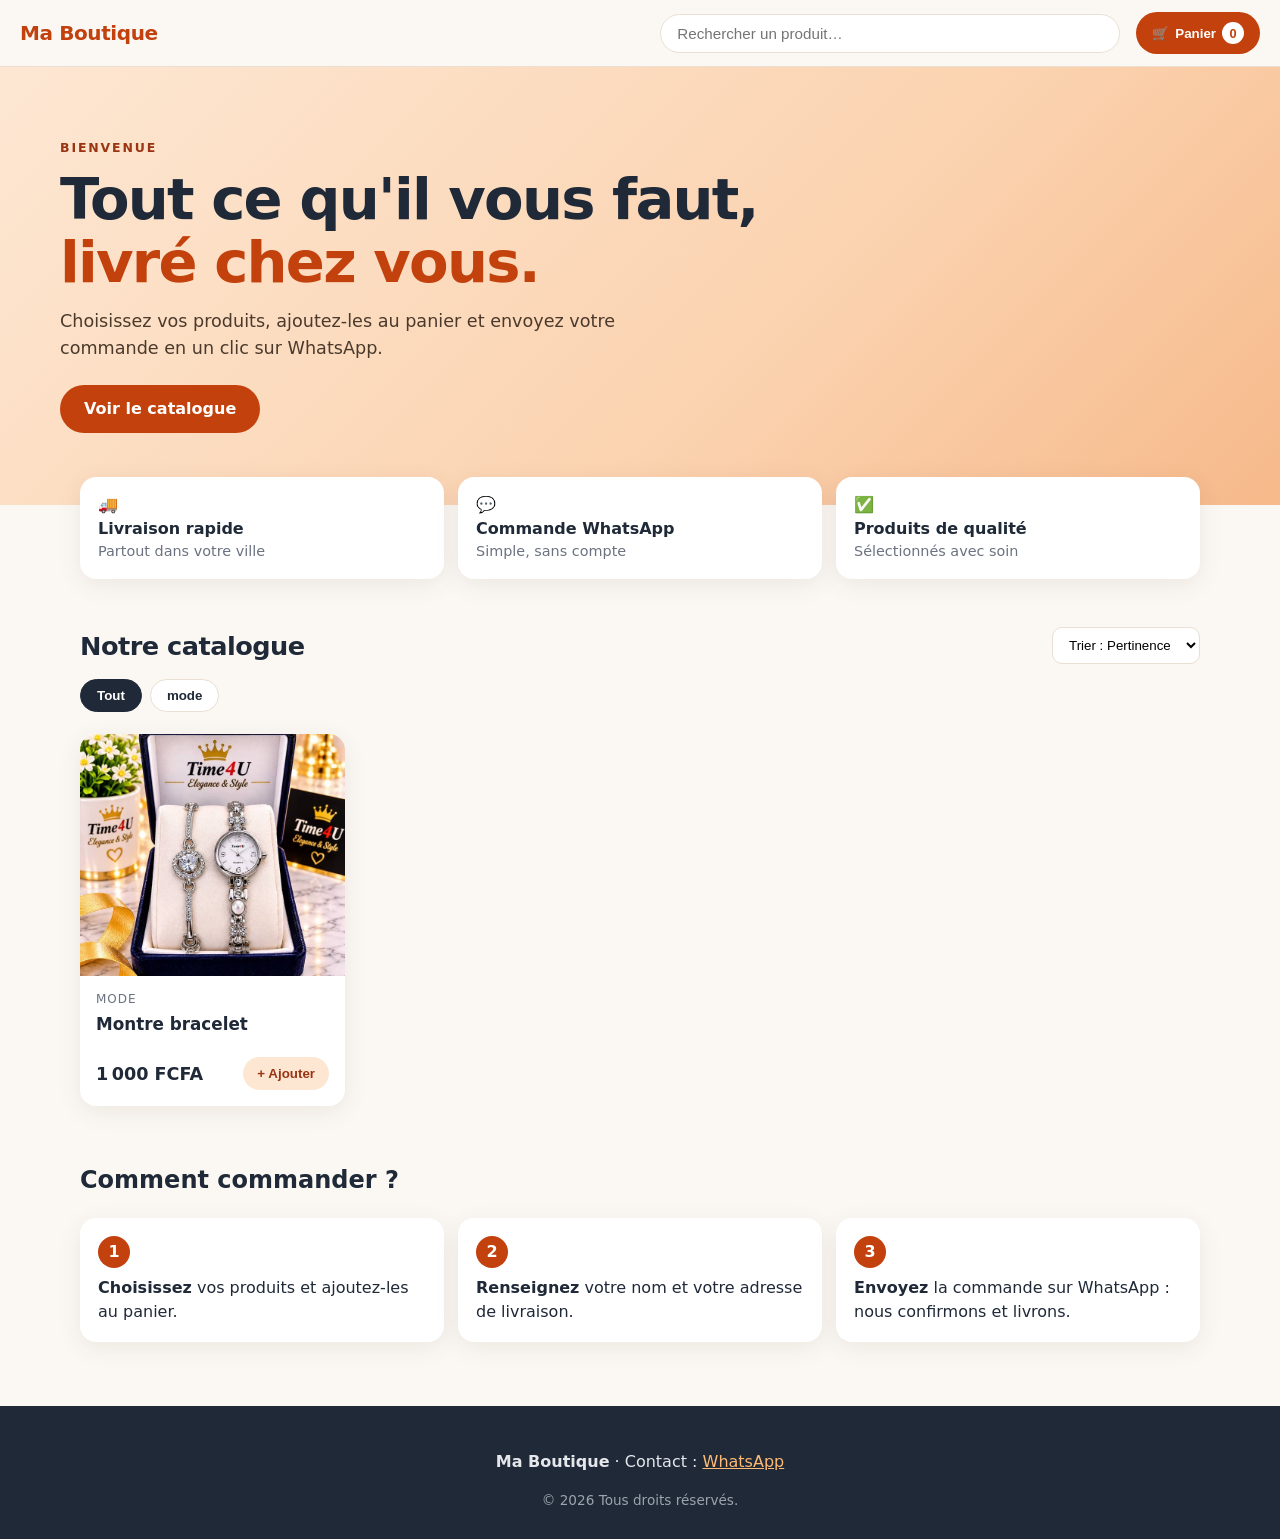
<file: index.html>
<!doctype html>
<html lang="fr">
<head>
  <meta charset="utf-8">
  <meta name="viewport" content="width=device-width, initial-scale=1">
  <title>Ma Boutique – Boutique en ligne</title>
  <meta name="description" content="Découvrez nos produits et commandez facilement via WhatsApp.">
  <link rel="stylesheet" href="style.css">
</head>
<body>

<header class="topbar">
  <a class="brand" href="#top" id="brandName">Ma Boutique</a>
  <div class="search">
    <input id="search" type="search" placeholder="Rechercher un produit…" aria-label="Rechercher">
  </div>
  <button class="cart-btn" id="openCart" aria-label="Ouvrir le panier">
    🛒 <span>Panier</span> <b id="cartCount">0</b>
  </button>
</header>

<section class="hero" id="top">
  <div class="hero-inner">
    <p class="eyebrow">Bienvenue</p>
    <h1>Tout ce qu'il vous faut, <em>livré chez vous.</em></h1>
    <p class="lead">Choisissez vos produits, ajoutez-les au panier et envoyez votre commande en un clic sur WhatsApp.</p>
    <a class="btn primary" href="#catalogue">Voir le catalogue</a>
  </div>
</section>

<section class="perks">
  <div>🚚 <b>Livraison rapide</b><span>Partout dans votre ville</span></div>
  <div>💬 <b>Commande WhatsApp</b><span>Simple, sans compte</span></div>
  <div>✅ <b>Produits de qualité</b><span>Sélectionnés avec soin</span></div>
</section>

<main id="catalogue" class="container">
  <div class="section-head">
    <h2>Notre catalogue</h2>
    <select id="sort" aria-label="Trier">
      <option value="default">Trier : Pertinence</option>
      <option value="asc">Prix croissant</option>
      <option value="desc">Prix décroissant</option>
      <option value="name">Nom (A–Z)</option>
    </select>
  </div>
  <div class="chips" id="chips"></div>
  <div class="grid" id="grid"></div>
  <p class="empty" id="empty" hidden>Aucun produit ne correspond à votre recherche.</p>
</main>

<section class="container how">
  <h2>Comment commander ?</h2>
  <ol>
    <li><b>Choisissez</b> vos produits et ajoutez-les au panier.</li>
    <li><b>Renseignez</b> votre nom et votre adresse de livraison.</li>
    <li><b>Envoyez</b> la commande sur WhatsApp : nous confirmons et livrons.</li>
  </ol>
</section>

<footer class="footer">
  <p><b id="footBrand">Ma Boutique</b> · Contact : <a id="footWa" href="#">WhatsApp</a></p>
  <p class="small">© <span id="year"></span> Tous droits réservés.</p>
</footer>

<!-- Panier -->
<div class="overlay" id="overlay" hidden></div>
<aside class="drawer" id="drawer" aria-hidden="true">
  <div class="drawer-head">
    <h3>Votre panier</h3>
    <button id="closeCart" aria-label="Fermer">✕</button>
  </div>
  <div class="drawer-body" id="cartItems"></div>
  <div class="drawer-foot">
    <div class="total"><span>Total</span><b id="cartTotal">0 FCFA</b></div>
    <form id="orderForm">
      <input name="name" placeholder="Votre nom" required>
      <input name="phone" placeholder="Votre téléphone" required inputmode="tel">
      <textarea name="address" placeholder="Adresse de livraison" rows="2" required></textarea>
      <button class="btn primary full" type="submit">Commander sur WhatsApp</button>
    </form>
    <button class="link" id="clearCart">Vider le panier</button>
  </div>
</aside>

<div class="toast" id="toast" role="status"></div>
<script src="products.js"></script>
<script src="app.js"></script>
</body>
</html>
</file>
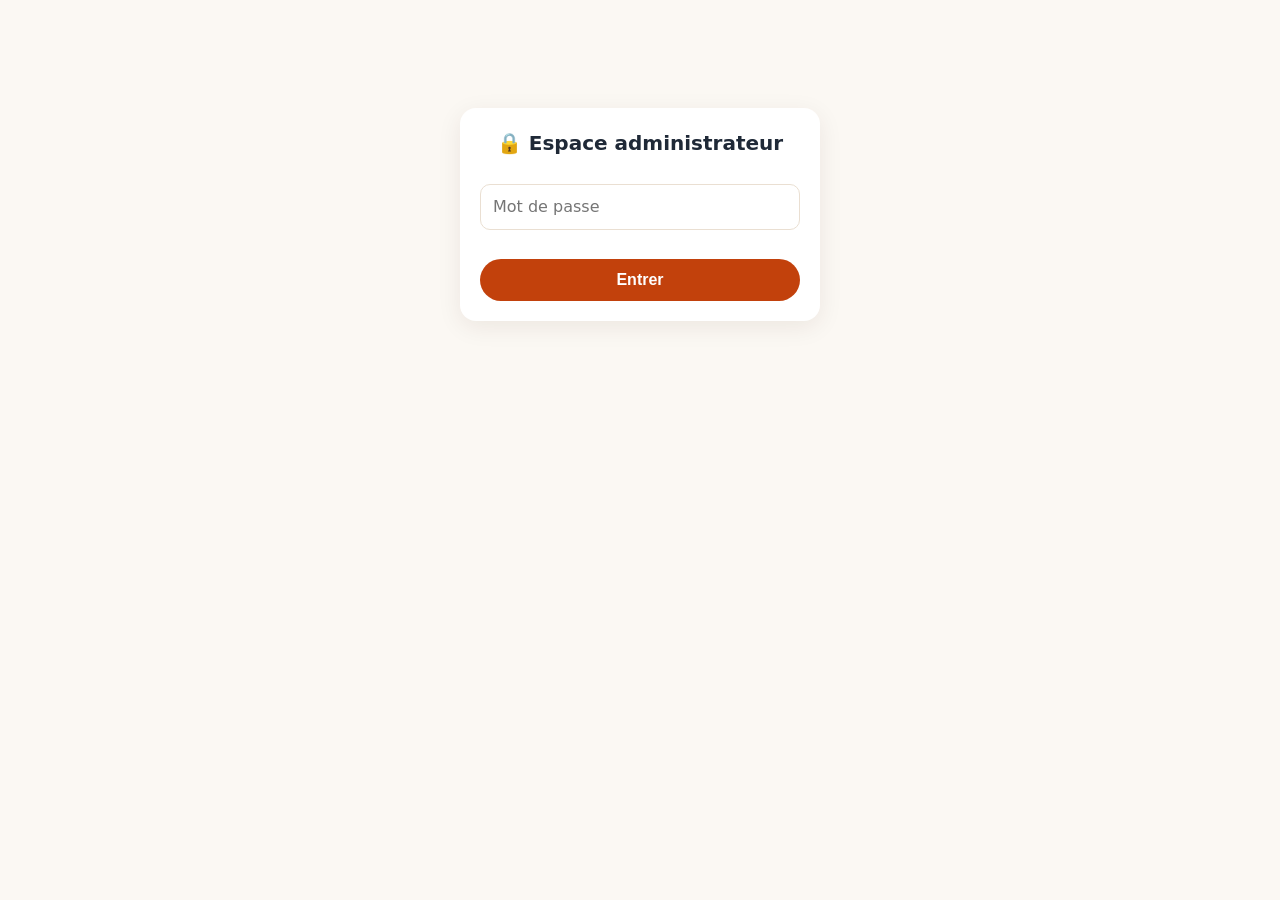
<file: admin.html>
<!doctype html>
<html lang="fr">
<head>
  <meta charset="utf-8">
  <meta name="viewport" content="width=device-width, initial-scale=1">
  <meta name="robots" content="noindex,nofollow">
  <title>Administration – Ma Boutique</title>
  <link rel="stylesheet" href="style.css">
  <style>
    body{background:var(--bg)}
    .wrap{max-width:980px;margin:0 auto;padding:20px}
    .panel{background:#fff;border-radius:var(--radius);box-shadow:var(--shadow);padding:20px;margin-bottom:20px}
    .panel h2{margin:0 0 14px;font-size:1.25rem}
    .row{display:grid;grid-template-columns:1fr 1fr;gap:12px}
    .row.three{grid-template-columns:1fr 1fr 1fr}
    label{display:flex;flex-direction:column;gap:4px;font-size:.85rem;font-weight:600;color:var(--muted)}
    input,textarea,select{padding:10px 12px;border:1px solid var(--line);border-radius:10px;font:inherit;color:var(--ink);background:#fff}
    .full-w{grid-column:1/-1}
    .preview{display:flex;align-items:center;gap:12px;margin-top:6px}
    .preview img{width:72px;height:72px;object-fit:cover;border-radius:10px;border:1px solid var(--line)}
    .actions{display:flex;gap:10px;flex-wrap:wrap;margin-top:14px}
    .btn.ghost{background:#fff;color:var(--ink);border:1px solid var(--line)}
    .btn.danger{background:#fee2e2;color:#b91c1c}
    .list-item{display:grid;grid-template-columns:56px 1fr auto;gap:12px;align-items:center;padding:10px 0;border-bottom:1px solid var(--line)}
    .list-item .ico{width:56px;height:56px;border-radius:10px;background:var(--accent);display:grid;place-items:center;font-size:1.8rem;overflow:hidden}
    .list-item .ico img{width:100%;height:100%;object-fit:cover}
    .list-item small{color:var(--muted)}
    .mini{border:1px solid var(--line);background:#fff;border-radius:8px;padding:6px 10px;cursor:pointer;font-size:.85rem}
    .notice{background:#fff7ed;border:1px solid #fed7aa;border-radius:12px;padding:12px 14px;font-size:.92rem}
    .notice.ok{background:#ecfdf5;border-color:#a7f3d0}
    #login{max-width:360px;margin:12vh auto;text-align:center}
    #login input{width:100%;margin:12px 0}
    .err{color:#b91c1c;min-height:1.2em;font-size:.9rem}
    @media(max-width:700px){.row,.row.three{grid-template-columns:1fr}.list-item{grid-template-columns:48px 1fr}.list-item .acts{grid-column:1/-1}}
  </style>
</head>
<body>

<!-- Connexion -->
<div id="login" class="panel">
  <h2>🔒 Espace administrateur</h2>
  <input id="pwd" type="password" placeholder="Mot de passe" autocomplete="current-password">
  <div class="err" id="loginErr"></div>
  <button class="btn primary full" id="loginBtn">Entrer</button>
</div>

<!-- Application -->
<div id="app" class="wrap" hidden>
  <div class="panel" style="display:flex;justify-content:space-between;align-items:center;gap:10px;flex-wrap:wrap">
    <h2 style="margin:0">Gérer mes articles</h2>
    <a class="btn ghost" href="index.html" target="_blank">Voir la boutique ↗</a>
  </div>

  <div class="notice" id="dirty" hidden>
    ⚠️ Vous avez des modifications non publiées. Cliquez sur <b>« Télécharger products.js »</b> puis remplacez ce fichier sur votre hébergeur pour que les visiteurs voient vos changements.
  </div>

  <div class="panel" style="margin-top:20px">
    <h2 id="formTitle">Publier un nouvel article</h2>
    <form id="form">
      <div class="row">
        <label>Nom de l'article
          <input name="name" required maxlength="80" placeholder="Ex : Robe en pagne wax">
        </label>
        <label>Prix (FCFA)
          <input name="price" type="number" min="0" step="1" required placeholder="Ex : 15000">
        </label>
      </div>
      <div class="row" style="margin-top:12px">
        <label>Catégorie
          <input name="category" list="cats" required placeholder="Ex : Mode">
          <datalist id="cats"></datalist>
        </label>
        <label>Emoji (si pas de photo)
          <input name="icon" maxlength="4" placeholder="🛍️">
        </label>
      </div>
      <div class="row" style="margin-top:12px">
        <label class="full-w">Description
          <textarea name="desc" rows="2" maxlength="200" placeholder="Quelques mots sur l'article"></textarea>
        </label>
        <label class="full-w">Photo
          <input type="file" id="photo" accept="image/*">
          <span class="preview" id="preview" hidden>
            <img id="previewImg" alt="">
            <button type="button" class="mini" id="removePhoto">Retirer la photo</button>
          </span>
        </label>
      </div>
      <div class="actions">
        <button class="btn primary" type="submit" id="saveBtn">Ajouter l'article</button>
        <button class="btn ghost" type="button" id="cancelEdit" hidden>Annuler la modification</button>
      </div>
    </form>
  </div>

  <div class="panel">
    <h2>Mes articles (<span id="count">0</span>)</h2>
    <div id="list"></div>
  </div>

  <div class="panel">
    <h2>Publier sur le site</h2>
    <p style="margin-top:0;color:var(--muted)">Les changements ne sont visibles par vos clients qu'après avoir remplacé <b>products.js</b> sur votre hébergeur.</p>
    <div class="actions" style="margin-top:0">
      <button class="btn primary" id="download">⬇ Télécharger products.js</button>
      <button class="btn danger" id="reset">Revenir à la version publiée</button>
      <button class="btn ghost" id="logout">Se déconnecter</button>
    </div>
  </div>
</div>

<div class="toast" id="toast" role="status"></div>

<script src="products.js"></script>
<script>
/* Mot de passe de la page admin – CHANGEZ-LE.
   Attention : ce mot de passe n'est qu'un verrou de confort. La vraie sécurité,
   c'est que seul vous pouvez envoyer products.js sur votre hébergeur. */
const ADMIN_PASSWORD = "admin1234";

const $ = (s) => document.querySelector(s);
const KEY = "boutique_admin_draft";
const MISSING = (typeof PRODUCTS === "undefined");
const PUBLISHED = JSON.parse(JSON.stringify(MISSING ? [] : PRODUCTS));
window.addEventListener("error", (e) => { const el = document.getElementById("loginErr"); if (el) el.textContent = "Erreur : " + e.message; });
if (MISSING) document.addEventListener("DOMContentLoaded", () => { document.getElementById("loginErr").textContent = "Attention : le fichier products.js est introuvable (vérifiez son nom exact et qu'il est à côté de admin.html)."; });
let items = JSON.parse(localStorage.getItem(KEY) || "null") || JSON.parse(JSON.stringify(PUBLISHED));
let editingId = null;
let photoData = "";

const esc = (s) => String(s ?? "").replace(/[&<>"']/g, (c) => ({ "&": "&amp;", "<": "&lt;", ">": "&gt;", '"': "&quot;", "'": "&#39;" }[c]));
const fmt = (n) => Number(n).toLocaleString("fr-FR") + " FCFA";
function toast(m){const t=$("#toast");t.textContent=m;t.classList.add("show");clearTimeout(toast._t);toast._t=setTimeout(()=>t.classList.remove("show"),1800);}

/* ---- Connexion ---- */
function unlock(){ $("#login").hidden = true; $("#app").hidden = false; render(); }
$("#loginBtn").onclick = () => {
  if ($("#pwd").value.trim() === ADMIN_PASSWORD.trim()) { sessionStorage.setItem("adm", "1"); unlock(); }
  else $("#loginErr").textContent = "Mot de passe incorrect (par défaut : admin1234).";
};
$("#pwd").addEventListener("keydown", (e) => { if (e.key === "Enter") $("#loginBtn").click(); });
$("#logout").onclick = () => { sessionStorage.removeItem("adm"); location.reload(); };
if (sessionStorage.getItem("adm")) unlock();

/* ---- Brouillon ---- */
function persist(){
  try { localStorage.setItem(KEY, JSON.stringify(items)); }
  catch { toast("Mémoire pleine : utilisez des photos plus légères."); }
  render();
}
const isDirty = () => JSON.stringify(items) !== JSON.stringify(PUBLISHED);

function render(){
  $("#count").textContent = items.length;
  $("#dirty").hidden = !isDirty();
  $("#cats").innerHTML = [...new Set(items.map(p => p.category))].map(c => `<option value="${esc(c)}">`).join("");
  $("#list").innerHTML = items.length ? items.map(p => `
    <div class="list-item">
      <div class="ico">${p.image ? `<img src="${p.image}" alt="">` : esc(p.icon || "🛍️")}</div>
      <div><b>${esc(p.name)}</b><br><small>${esc(p.category)} · ${fmt(p.price)}</small></div>
      <div class="acts">
        <button class="mini" data-edit="${p.id}">Modifier</button>
        <button class="mini" data-del="${p.id}">Supprimer</button>
      </div>
    </div>`).join("") : `<p class="empty">Aucun article pour le moment.</p>`;
}

/* ---- Photo : redimensionnée et compressée ---- */
function setPhoto(data){
  photoData = data || "";
  $("#preview").hidden = !photoData;
  if (photoData) $("#previewImg").src = photoData;
}
$("#photo").addEventListener("change", (e) => {
  const file = e.target.files[0]; if (!file) return;
  const reader = new FileReader();
  reader.onload = () => {
    const img = new Image();
    img.onload = () => {
      const max = 700, r = Math.min(1, max / Math.max(img.width, img.height));
      const c = document.createElement("canvas");
      c.width = Math.round(img.width * r); c.height = Math.round(img.height * r);
      c.getContext("2d").drawImage(img, 0, 0, c.width, c.height);
      setPhoto(c.toDataURL("image/jpeg", 0.72));
    };
    img.src = reader.result;
  };
  reader.readAsDataURL(file);
});
$("#removePhoto").onclick = () => { setPhoto(""); $("#photo").value = ""; };

/* ---- Formulaire ---- */
function resetForm(){
  editingId = null; $("#form").reset(); setPhoto("");
  $("#formTitle").textContent = "Publier un nouvel article";
  $("#saveBtn").textContent = "Ajouter l'article";
  $("#cancelEdit").hidden = true;
}
$("#cancelEdit").onclick = resetForm;

$("#form").addEventListener("submit", (e) => {
  e.preventDefault();
  const f = new FormData(e.target);
  const data = {
    name: f.get("name").trim(),
    category: f.get("category").trim(),
    price: Math.max(0, Math.round(Number(f.get("price")))),
    icon: (f.get("icon") || "").trim() || "🛍️",
    desc: f.get("desc").trim(),
  };
  if (photoData) data.image = photoData;
  if (editingId) {
    const i = items.findIndex(p => p.id === editingId);
    items[i] = { id: editingId, ...data };
    toast("Article modifié ✓");
  } else {
    const id = items.reduce((m, p) => Math.max(m, p.id), 0) + 1;
    items.unshift({ id, ...data });
    toast("Article ajouté ✓");
  }
  resetForm(); persist();
});

$("#list").addEventListener("click", (e) => {
  const t = e.target;
  if (t.dataset.del) {
    if (confirm("Supprimer cet article ?")) { items = items.filter(p => p.id != t.dataset.del); persist(); }
  }
  if (t.dataset.edit) {
    const p = items.find(x => x.id == t.dataset.edit); if (!p) return;
    editingId = p.id;
    const f = $("#form");
    f.name.value = p.name; f.price.value = p.price; f.category.value = p.category;
    f.icon.value = p.icon || ""; f.desc.value = p.desc || "";
    setPhoto(p.image || "");
    $("#formTitle").textContent = "Modifier l'article";
    $("#saveBtn").textContent = "Enregistrer";
    $("#cancelEdit").hidden = false;
    window.scrollTo({ top: 0, behavior: "smooth" });
  }
});

/* ---- Export ---- */
$("#download").onclick = () => {
  const header = "/* Fichier généré par admin.html – remplacez products.js sur votre hébergeur après chaque modification. */\n";
  const body = "const PRODUCTS = " + JSON.stringify(items, null, 2) + ";\n";
  const blob = new Blob([header + body], { type: "text/javascript" });
  const a = document.createElement("a");
  a.href = URL.createObjectURL(blob); a.download = "products.js";
  document.body.appendChild(a); a.click(); a.remove();
  toast("products.js téléchargé ✓");
};
$("#reset").onclick = () => {
  if (confirm("Abandonner vos modifications non publiées ?")) {
    localStorage.removeItem(KEY); items = JSON.parse(JSON.stringify(PUBLISHED)); resetForm(); render();
  }
};
</script>
</body>
</html>
</file>
<file: style.css>
:root{
  --bg:#fbf8f3; --card:#fff; --ink:#1f2937; --muted:#6b7280;
  --brand:#c2410c; --brand-dark:#9a3412; --accent:#fde7d3; --line:#eadfd2;
  --radius:16px; --shadow:0 6px 24px rgba(60,30,10,.08);
}
*{box-sizing:border-box}
html{scroll-behavior:smooth}
body{margin:0;font-family:system-ui,-apple-system,"Segoe UI",Roboto,sans-serif;background:var(--bg);color:var(--ink);line-height:1.5}
a{color:var(--brand)}
.container{max-width:1160px;margin:0 auto;padding:0 20px}

/* Header */
.topbar{position:sticky;top:0;z-index:20;display:flex;align-items:center;gap:16px;padding:12px 20px;background:rgba(251,248,243,.92);backdrop-filter:blur(8px);border-bottom:1px solid var(--line)}
.brand{font-weight:800;font-size:1.25rem;color:var(--brand);text-decoration:none;letter-spacing:-.02em}
.search{flex:1;max-width:460px;margin-left:auto}
.search input{width:100%;padding:10px 16px;border:1px solid var(--line);border-radius:999px;background:#fff;font-size:.95rem}
.cart-btn{display:flex;align-items:center;gap:6px;border:0;background:var(--brand);color:#fff;padding:10px 16px;border-radius:999px;font-weight:600;cursor:pointer}
.cart-btn b{background:#fff;color:var(--brand);border-radius:999px;min-width:22px;height:22px;display:grid;place-items:center;font-size:.8rem}

/* Hero */
.hero{background:linear-gradient(135deg,#fde7d3 0%,#fbd3b0 60%,#f6b98a 100%);padding:72px 20px}
.hero-inner{max-width:1160px;margin:0 auto}
.eyebrow{text-transform:uppercase;letter-spacing:.15em;font-size:.78rem;font-weight:700;color:var(--brand-dark);margin:0}
.hero h1{font-size:clamp(2rem,5vw,3.6rem);line-height:1.1;margin:10px 0 14px;max-width:700px;letter-spacing:-.03em}
.hero em{font-style:normal;color:var(--brand)}
.lead{max-width:560px;color:#4b3a2c;font-size:1.1rem;margin:0 0 24px}
.btn{display:inline-block;border:0;border-radius:999px;padding:12px 24px;font-weight:700;font-size:1rem;cursor:pointer;text-decoration:none}
.btn.primary{background:var(--brand);color:#fff}
.btn.primary:hover{background:var(--brand-dark)}
.btn.full{width:100%}

.perks{max-width:1160px;margin:-28px auto 0;padding:0 20px;display:grid;grid-template-columns:repeat(3,1fr);gap:14px;position:relative}
.perks div{background:var(--card);border-radius:var(--radius);box-shadow:var(--shadow);padding:16px 18px;display:flex;flex-direction:column}
.perks span{color:var(--muted);font-size:.9rem}

/* Catalogue */
.section-head{display:flex;justify-content:space-between;align-items:center;gap:12px;margin:48px 0 14px}
.section-head h2{margin:0;font-size:1.6rem;letter-spacing:-.02em}
select{padding:9px 12px;border:1px solid var(--line);border-radius:10px;background:#fff}
.chips{display:flex;gap:8px;flex-wrap:wrap;margin-bottom:22px}
.chip{border:1px solid var(--line);background:#fff;padding:8px 16px;border-radius:999px;cursor:pointer;font-weight:600;color:var(--ink)}
.chip.active{background:var(--ink);color:#fff;border-color:var(--ink)}
.grid{display:grid;grid-template-columns:repeat(auto-fill,minmax(230px,1fr));gap:20px}
.card{background:var(--card);border-radius:var(--radius);box-shadow:var(--shadow);overflow:hidden;display:flex;flex-direction:column;transition:transform .2s}
.card:hover{transform:translateY(-4px)}
.thumb{aspect-ratio:4/3;display:grid;place-items:center;font-size:4rem;background:var(--accent)}
.thumb img{width:100%;height:100%;object-fit:cover}
.card-body{padding:14px 16px 16px;display:flex;flex-direction:column;gap:4px;flex:1}
.cat{font-size:.75rem;text-transform:uppercase;letter-spacing:.08em;color:var(--muted)}
.card h3{margin:0;font-size:1.05rem}
.desc{color:var(--muted);font-size:.9rem;margin:0}
.card-foot{display:flex;justify-content:space-between;align-items:center;margin-top:auto;padding-top:12px}
.price{font-weight:800;font-size:1.1rem}
.add{border:0;background:var(--accent);color:var(--brand-dark);padding:9px 14px;border-radius:999px;font-weight:700;cursor:pointer}
.add:hover{background:var(--brand);color:#fff}
.empty{text-align:center;color:var(--muted);padding:40px 0}

.how{margin-top:56px}
.how h2{font-size:1.5rem}
.how ol{display:grid;grid-template-columns:repeat(3,1fr);gap:14px;padding:0;list-style:none;counter-reset:s}
.how li{counter-increment:s;background:#fff;border-radius:var(--radius);padding:18px;box-shadow:var(--shadow)}
.how li::before{content:counter(s);display:grid;place-items:center;width:32px;height:32px;border-radius:50%;background:var(--brand);color:#fff;font-weight:700;margin-bottom:8px}

.footer{margin-top:64px;padding:28px 20px;text-align:center;background:var(--ink);color:#e5e7eb}
.footer a{color:#fdba74}
.small{font-size:.85rem;color:#9ca3af;margin:4px 0 0}

/* Drawer */
.overlay{position:fixed;inset:0;background:rgba(0,0,0,.4);z-index:30}
.drawer{position:fixed;top:0;right:0;height:100%;width:min(420px,100%);background:#fff;z-index:40;display:flex;flex-direction:column;transform:translateX(100%);transition:transform .3s}
.drawer.open{transform:none}
.drawer-head{display:flex;justify-content:space-between;align-items:center;padding:16px 20px;border-bottom:1px solid var(--line)}
.drawer-head h3{margin:0}
.drawer-head button{border:0;background:none;font-size:1.2rem;cursor:pointer}
.drawer-body{flex:1;overflow:auto;padding:12px 20px}
.line-item{display:grid;grid-template-columns:48px 1fr auto;gap:12px;align-items:center;padding:10px 0;border-bottom:1px solid var(--line)}
.line-item .ico{font-size:1.8rem;background:var(--accent);border-radius:10px;display:grid;place-items:center;height:48px}
.line-item small{color:var(--muted)}
.qty{display:flex;align-items:center;gap:6px;margin-top:4px}
.qty button{width:26px;height:26px;border-radius:50%;border:1px solid var(--line);background:#fff;cursor:pointer}
.rm{border:0;background:none;color:#b91c1c;cursor:pointer;font-size:.85rem}
.drawer-foot{padding:16px 20px;border-top:1px solid var(--line);background:#fffaf5}
.total{display:flex;justify-content:space-between;font-size:1.15rem;margin-bottom:12px}
#orderForm{display:grid;gap:8px}
#orderForm input,#orderForm textarea{padding:10px 12px;border:1px solid var(--line);border-radius:10px;font:inherit}
.link{border:0;background:none;color:var(--muted);text-decoration:underline;cursor:pointer;margin-top:8px;font-size:.85rem}
.toast{position:fixed;bottom:24px;left:50%;transform:translate(-50%,80px);background:var(--ink);color:#fff;padding:12px 20px;border-radius:999px;z-index:50;transition:transform .3s;opacity:0}
.toast.show{transform:translate(-50%,0);opacity:1}

@media(max-width:700px){
  .search{display:none}
  .cart-btn{margin-left:auto}
  .cart-btn span{display:none}
  .perks,.how ol{grid-template-columns:1fr}
  .hero{padding:48px 20px 56px}
  .grid{grid-template-columns:repeat(2,1fr);gap:12px}
  .thumb{font-size:3rem}
  .section-head{flex-direction:column;align-items:flex-start}
}
</file>
